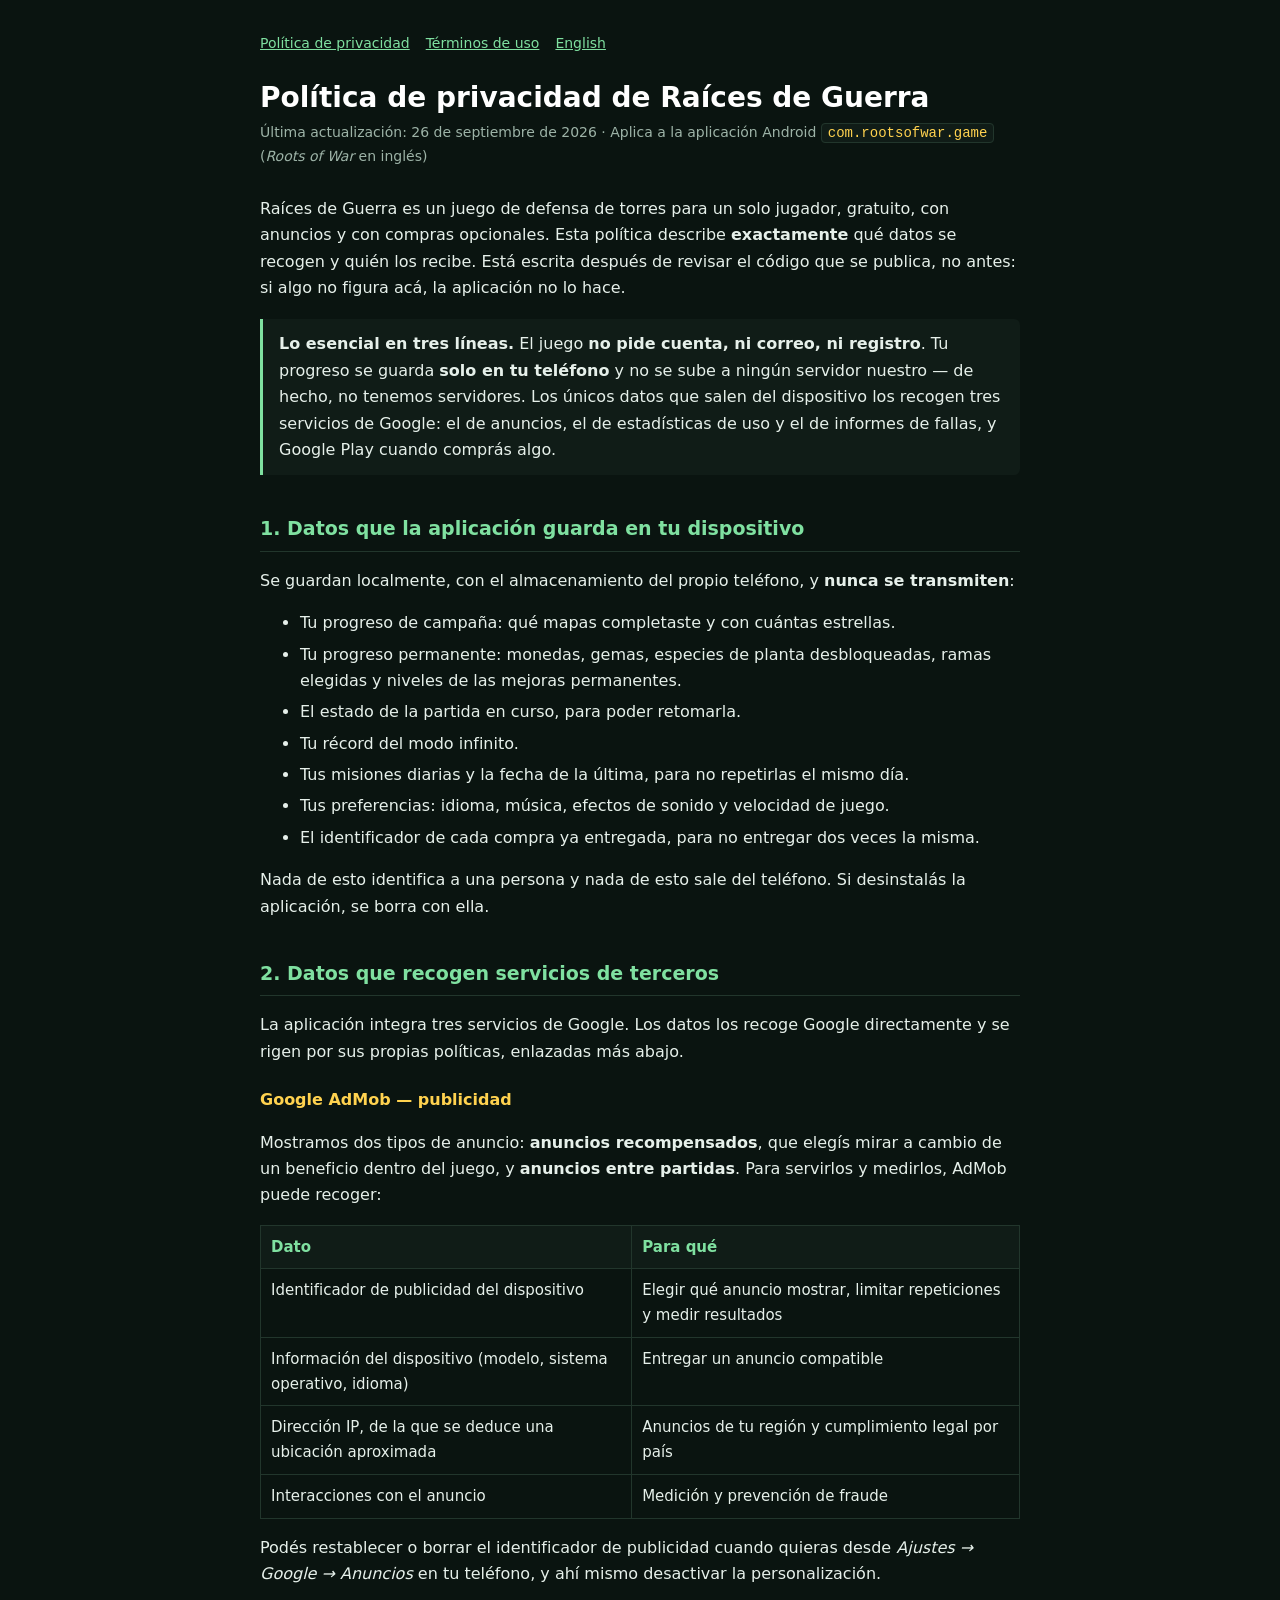
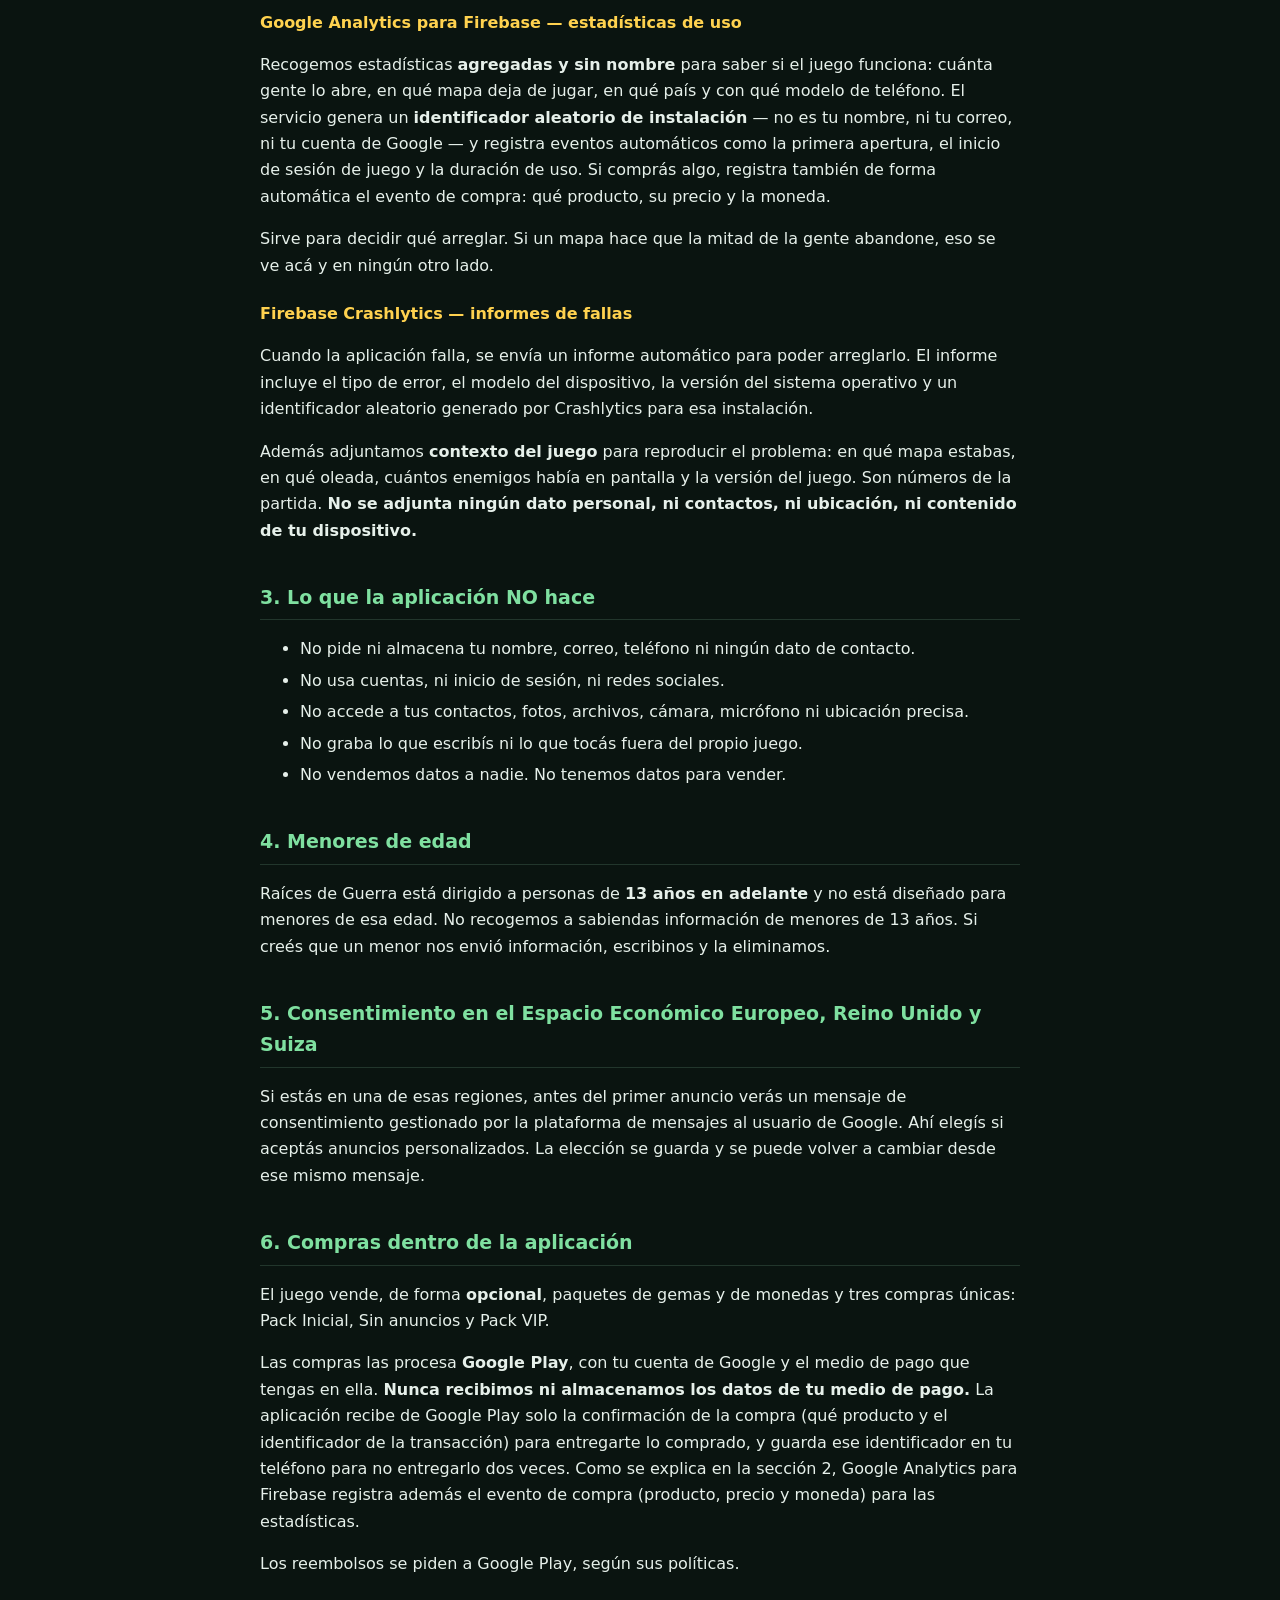
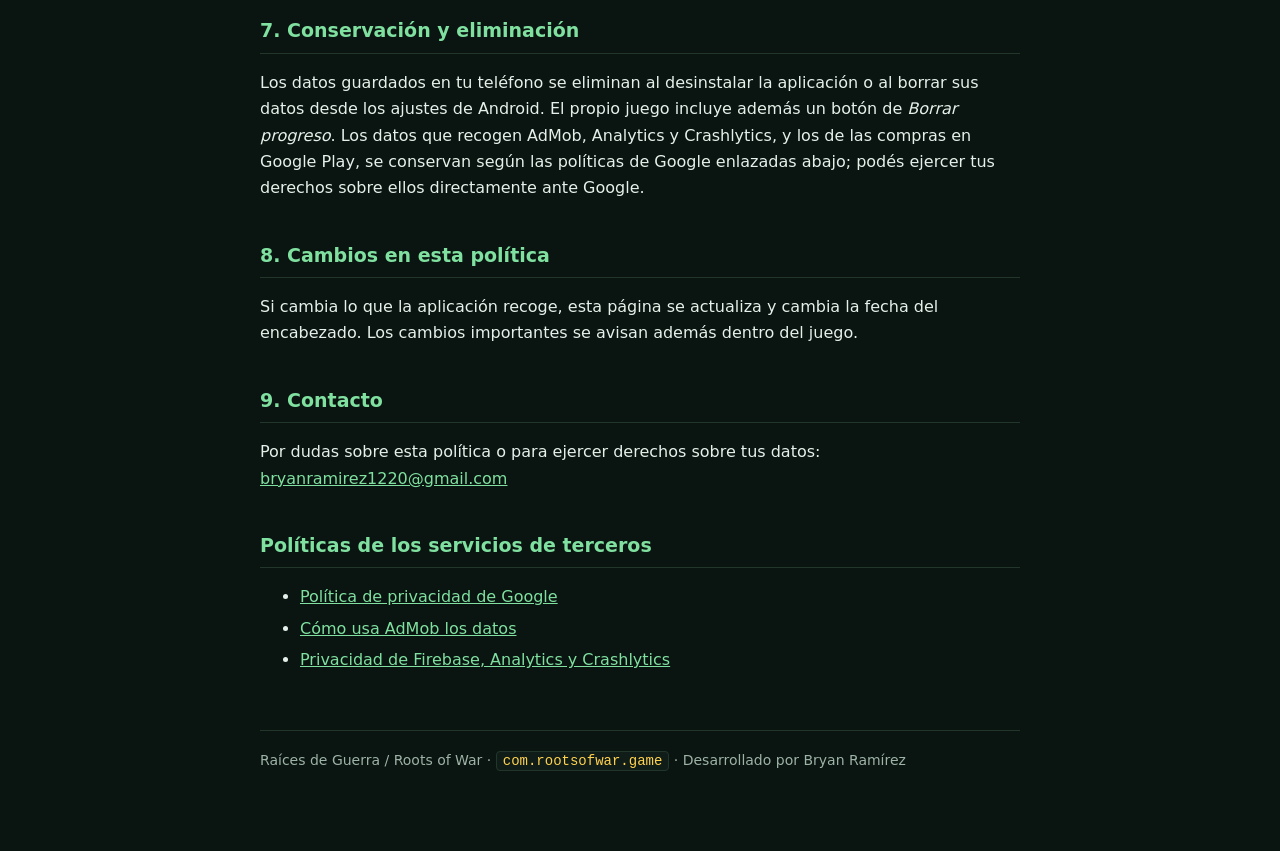
<file: index.html>
<!DOCTYPE html>
<html lang="es-419">
<head>
<meta charset="utf-8">
<meta name="viewport" content="width=device-width,initial-scale=1">
<title>Política de privacidad — Raíces de Guerra</title>
<link rel="stylesheet" href="estilo.css">
</head>
<body>
<main>

<nav>
  <a href="./">Política de privacidad</a>
  <a href="terminos.html">Términos de uso</a>
  <a href="privacy.html">English</a>
</nav>

<h1>Política de privacidad de Raíces de Guerra</h1>
<p class="sub">Última actualización: 26 de septiembre de 2026 · Aplica a la aplicación Android
<code>com.rootsofwar.game</code> (<em>Roots of War</em> en inglés)</p>

<p>Raíces de Guerra es un juego de defensa de torres para un solo jugador, gratuito, con
anuncios y con compras opcionales. Esta política describe <strong>exactamente</strong> qué datos se recogen y quién los
recibe. Está escrita después de revisar el código que se publica, no antes: si algo no figura
acá, la aplicación no lo hace.</p>

<div class="nota">
<strong>Lo esencial en tres líneas.</strong> El juego <strong>no pide cuenta, ni correo, ni
registro</strong>. Tu progreso se guarda <strong>solo en tu teléfono</strong> y no se sube a ningún
servidor nuestro — de hecho, no tenemos servidores. Los únicos datos que salen del dispositivo
los recogen tres servicios de Google: el de anuncios, el de estadísticas de uso y el de informes
de fallas, y Google Play cuando comprás algo.
</div>

<h2>1. Datos que la aplicación guarda en tu dispositivo</h2>

<p>Se guardan localmente, con el almacenamiento del propio teléfono, y <strong>nunca se
transmiten</strong>:</p>

<ul>
  <li>Tu progreso de campaña: qué mapas completaste y con cuántas estrellas.</li>
  <li>Tu progreso permanente: monedas, gemas, especies de planta desbloqueadas, ramas elegidas
      y niveles de las mejoras permanentes.</li>
  <li>El estado de la partida en curso, para poder retomarla.</li>
  <li>Tu récord del modo infinito.</li>
  <li>Tus misiones diarias y la fecha de la última, para no repetirlas el mismo día.</li>
  <li>Tus preferencias: idioma, música, efectos de sonido y velocidad de juego.</li>
  <li>El identificador de cada compra ya entregada, para no entregar dos veces la misma.</li>
</ul>

<p>Nada de esto identifica a una persona y nada de esto sale del teléfono. Si desinstalás la
aplicación, se borra con ella.</p>

<h2>2. Datos que recogen servicios de terceros</h2>

<p>La aplicación integra tres servicios de Google. Los datos los recoge Google directamente y se
rigen por sus propias políticas, enlazadas más abajo.</p>

<h3>Google AdMob — publicidad</h3>

<p>Mostramos dos tipos de anuncio: <strong>anuncios recompensados</strong>, que elegís mirar a
cambio de un beneficio dentro del juego, y <strong>anuncios entre partidas</strong>. Para servirlos
y medirlos, AdMob puede recoger:</p>

<table>
  <tr><th>Dato</th><th>Para qué</th></tr>
  <tr><td>Identificador de publicidad del dispositivo</td><td>Elegir qué anuncio mostrar, limitar repeticiones y medir resultados</td></tr>
  <tr><td>Información del dispositivo (modelo, sistema operativo, idioma)</td><td>Entregar un anuncio compatible</td></tr>
  <tr><td>Dirección IP, de la que se deduce una ubicación aproximada</td><td>Anuncios de tu región y cumplimiento legal por país</td></tr>
  <tr><td>Interacciones con el anuncio</td><td>Medición y prevención de fraude</td></tr>
</table>

<p>Podés restablecer o borrar el identificador de publicidad cuando quieras desde
<em>Ajustes → Google → Anuncios</em> en tu teléfono, y ahí mismo desactivar la personalización.</p>

<h3>Google Analytics para Firebase — estadísticas de uso</h3>

<p>Recogemos estadísticas <strong>agregadas y sin nombre</strong> para saber si el juego funciona:
cuánta gente lo abre, en qué mapa deja de jugar, en qué país y con qué modelo de teléfono. El
servicio genera un <strong>identificador aleatorio de instalación</strong> — no es tu nombre, ni tu
correo, ni tu cuenta de Google — y registra eventos automáticos como la primera apertura, el
inicio de sesión de juego y la duración de uso. Si comprás algo, registra también de forma
automática el evento de compra: qué producto, su precio y la moneda.</p>

<p>Sirve para decidir qué arreglar. Si un mapa hace que la mitad de la gente abandone, eso se ve
acá y en ningún otro lado.</p>

<h3>Firebase Crashlytics — informes de fallas</h3>

<p>Cuando la aplicación falla, se envía un informe automático para poder arreglarlo. El informe
incluye el tipo de error, el modelo del dispositivo, la versión del sistema operativo y un
identificador aleatorio generado por Crashlytics para esa instalación.</p>

<p>Además adjuntamos <strong>contexto del juego</strong> para reproducir el problema: en qué mapa
estabas, en qué oleada, cuántos enemigos había en pantalla y la versión del juego. Son números
de la partida. <strong>No se adjunta ningún dato personal, ni contactos, ni ubicación, ni
contenido de tu dispositivo.</strong></p>

<h2>3. Lo que la aplicación NO hace</h2>

<ul>
  <li>No pide ni almacena tu nombre, correo, teléfono ni ningún dato de contacto.</li>
  <li>No usa cuentas, ni inicio de sesión, ni redes sociales.</li>
  <li>No accede a tus contactos, fotos, archivos, cámara, micrófono ni ubicación precisa.</li>
  <li>No graba lo que escribís ni lo que tocás fuera del propio juego.</li>
  <li>No vendemos datos a nadie. No tenemos datos para vender.</li>
</ul>

<h2>4. Menores de edad</h2>

<p>Raíces de Guerra está dirigido a personas de <strong>13 años en adelante</strong> y no está
diseñado para menores de esa edad. No recogemos a sabiendas información de menores de 13 años. Si
creés que un menor nos envió información, escribinos y la eliminamos.</p>

<h2>5. Consentimiento en el Espacio Económico Europeo, Reino Unido y Suiza</h2>

<p>Si estás en una de esas regiones, antes del primer anuncio verás un mensaje de consentimiento
gestionado por la plataforma de mensajes al usuario de Google. Ahí elegís si aceptás anuncios
personalizados. La elección se guarda y se puede volver a cambiar desde ese mismo mensaje.</p>

<h2>6. Compras dentro de la aplicación</h2>

<p>El juego vende, de forma <strong>opcional</strong>, paquetes de gemas y de monedas y tres compras
únicas: Pack Inicial, Sin anuncios y Pack VIP.</p>

<p>Las compras las procesa <strong>Google Play</strong>, con tu cuenta de Google y el medio de pago
que tengas en ella. <strong>Nunca recibimos ni almacenamos los datos de tu medio de pago.</strong> La
aplicación recibe de Google Play solo la confirmación de la compra (qué producto y el
identificador de la transacción) para entregarte lo comprado, y guarda ese identificador en tu
teléfono para no entregarlo dos veces. Como se explica en la sección 2, Google Analytics para
Firebase registra además el evento de compra (producto, precio y moneda) para las estadísticas.</p>

<p>Los reembolsos se piden a Google Play, según sus políticas.</p>

<h2>7. Conservación y eliminación</h2>

<p>Los datos guardados en tu teléfono se eliminan al desinstalar la aplicación o al borrar sus
datos desde los ajustes de Android. El propio juego incluye además un botón de
<em>Borrar progreso</em>. Los datos que recogen AdMob, Analytics y Crashlytics, y los de las compras en
Google Play, se conservan según las políticas de Google enlazadas abajo; podés ejercer tus derechos sobre ellos directamente ante
Google.</p>

<h2>8. Cambios en esta política</h2>

<p>Si cambia lo que la aplicación recoge, esta página se actualiza y cambia la fecha del
encabezado. Los cambios importantes se avisan además dentro del juego.</p>

<h2>9. Contacto</h2>

<p>Por dudas sobre esta política o para ejercer derechos sobre tus datos:
<a href="mailto:bryanramirez1220@gmail.com">bryanramirez1220@gmail.com</a></p>

<h2>Políticas de los servicios de terceros</h2>

<ul>
  <li><a href="https://policies.google.com/privacy" rel="noopener">Política de privacidad de Google</a></li>
  <li><a href="https://support.google.com/admob/answer/6128543" rel="noopener">Cómo usa AdMob los datos</a></li>
  <li><a href="https://firebase.google.com/support/privacy" rel="noopener">Privacidad de Firebase, Analytics y Crashlytics</a></li>
</ul>

<footer>
Raíces de Guerra / Roots of War · <code>com.rootsofwar.game</code> · Desarrollado por Bryan Ramírez
</footer>

</main>
</body>
</html>
</file>
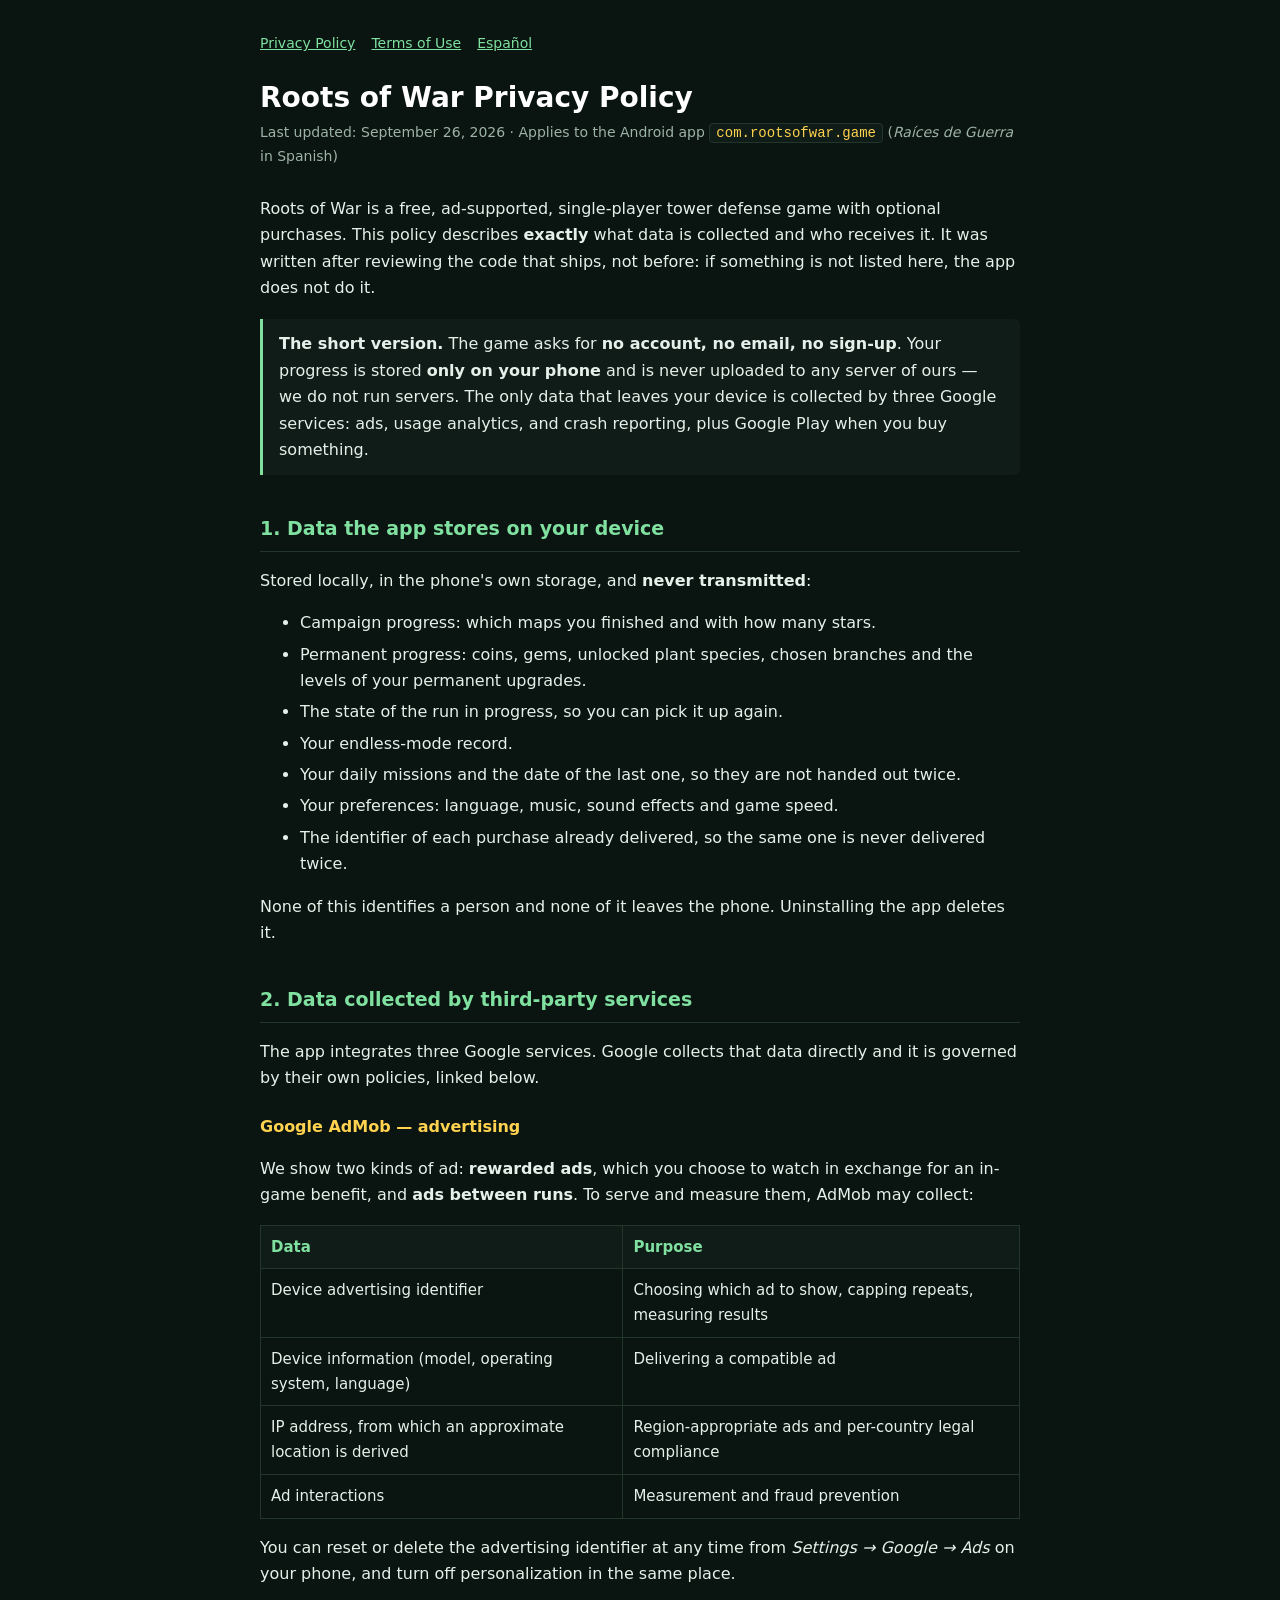
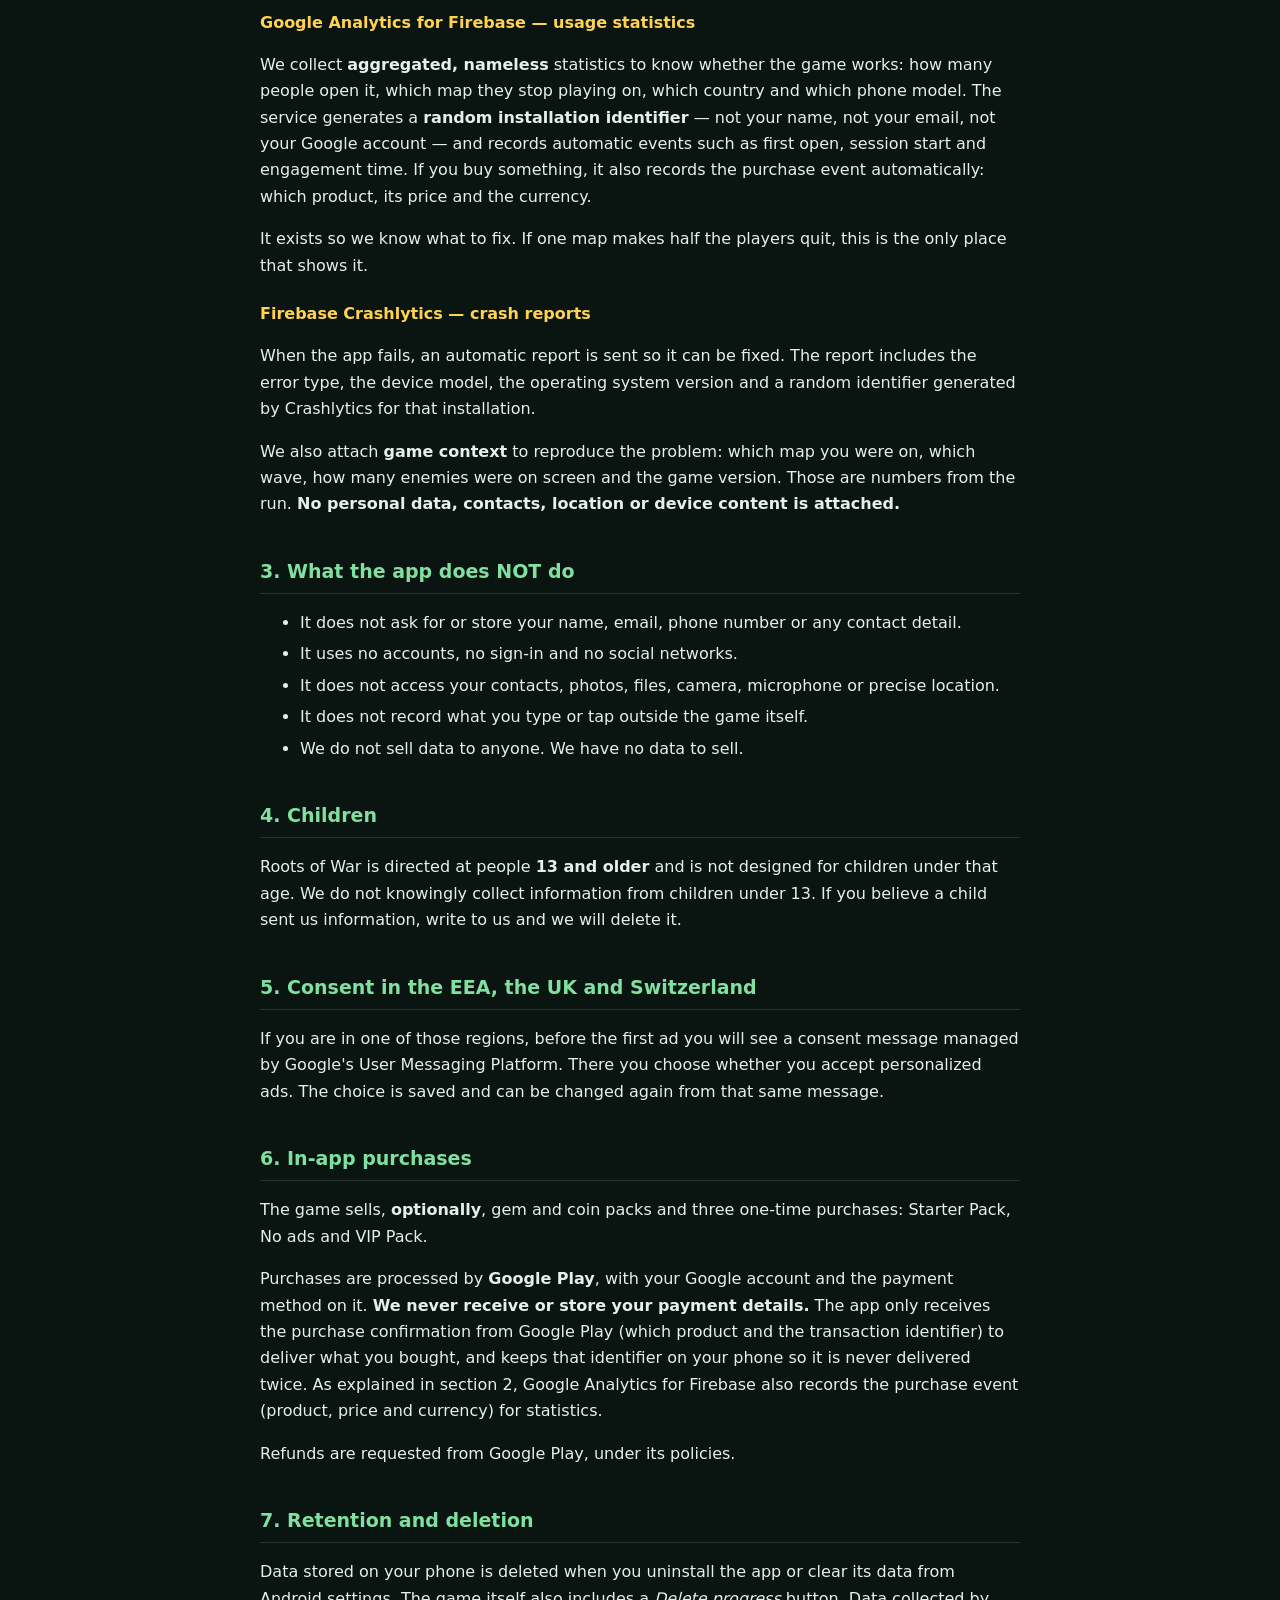
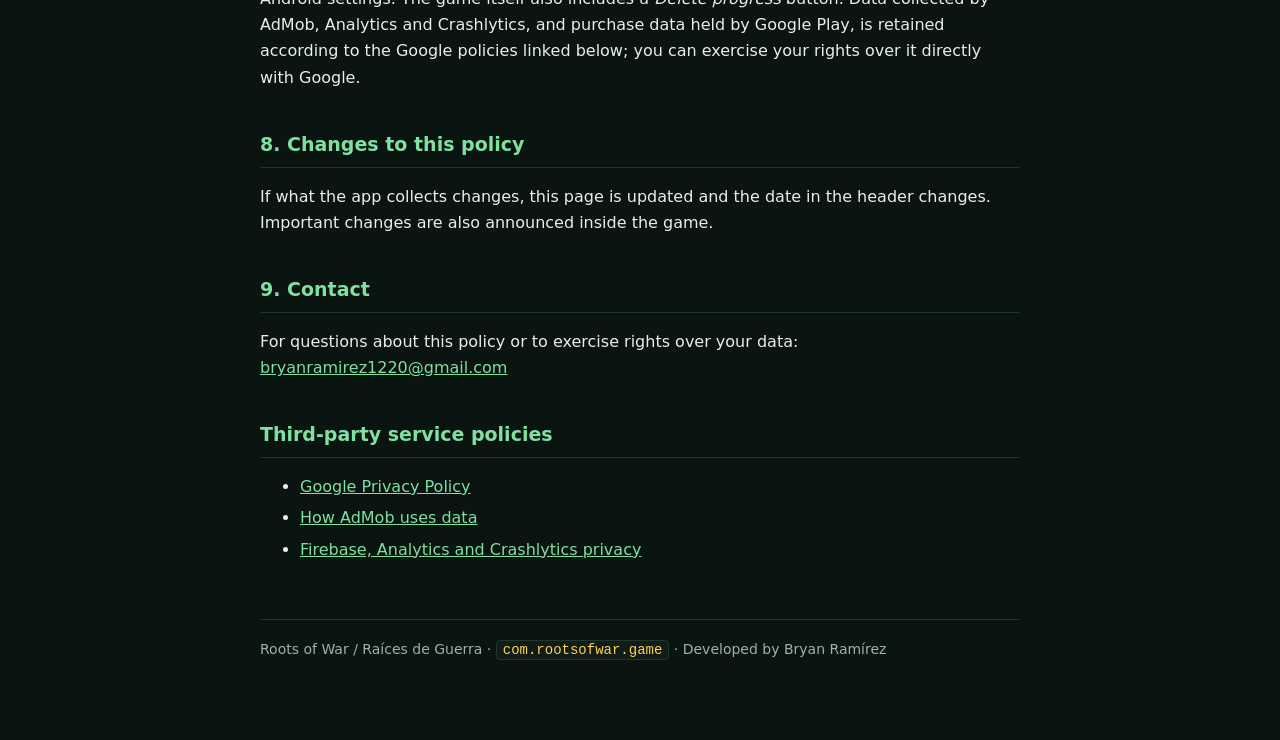
<file: privacy.html>
<!DOCTYPE html>
<html lang="en">
<head>
<meta charset="utf-8">
<meta name="viewport" content="width=device-width,initial-scale=1">
<title>Privacy Policy — Roots of War</title>
<link rel="stylesheet" href="estilo.css">
</head>
<body>
<main>

<nav>
  <a href="privacy.html">Privacy Policy</a>
  <a href="terms.html">Terms of Use</a>
  <a href="./">Español</a>
</nav>

<h1>Roots of War Privacy Policy</h1>
<p class="sub">Last updated: September 26, 2026 · Applies to the Android app
<code>com.rootsofwar.game</code> (<em>Raíces de Guerra</em> in Spanish)</p>

<p>Roots of War is a free, ad-supported, single-player tower defense game with optional purchases. This policy describes
<strong>exactly</strong> what data is collected and who receives it. It was written after reviewing
the code that ships, not before: if something is not listed here, the app does not do it.</p>

<div class="nota">
<strong>The short version.</strong> The game asks for <strong>no account, no email, no
sign-up</strong>. Your progress is stored <strong>only on your phone</strong> and is never uploaded
to any server of ours — we do not run servers. The only data that leaves your device is collected
by three Google services: ads, usage analytics, and crash reporting, plus Google Play when you buy something.
</div>

<h2>1. Data the app stores on your device</h2>

<p>Stored locally, in the phone's own storage, and <strong>never transmitted</strong>:</p>

<ul>
  <li>Campaign progress: which maps you finished and with how many stars.</li>
  <li>Permanent progress: coins, gems, unlocked plant species, chosen branches and the levels of
      your permanent upgrades.</li>
  <li>The state of the run in progress, so you can pick it up again.</li>
  <li>Your endless-mode record.</li>
  <li>Your daily missions and the date of the last one, so they are not handed out twice.</li>
  <li>Your preferences: language, music, sound effects and game speed.</li>
  <li>The identifier of each purchase already delivered, so the same one is never delivered twice.</li>
</ul>

<p>None of this identifies a person and none of it leaves the phone. Uninstalling the app deletes
it.</p>

<h2>2. Data collected by third-party services</h2>

<p>The app integrates three Google services. Google collects that data directly and it is governed
by their own policies, linked below.</p>

<h3>Google AdMob — advertising</h3>

<p>We show two kinds of ad: <strong>rewarded ads</strong>, which you choose to watch in exchange
for an in-game benefit, and <strong>ads between runs</strong>. To serve and measure them, AdMob may
collect:</p>

<table>
  <tr><th>Data</th><th>Purpose</th></tr>
  <tr><td>Device advertising identifier</td><td>Choosing which ad to show, capping repeats, measuring results</td></tr>
  <tr><td>Device information (model, operating system, language)</td><td>Delivering a compatible ad</td></tr>
  <tr><td>IP address, from which an approximate location is derived</td><td>Region-appropriate ads and per-country legal compliance</td></tr>
  <tr><td>Ad interactions</td><td>Measurement and fraud prevention</td></tr>
</table>

<p>You can reset or delete the advertising identifier at any time from
<em>Settings → Google → Ads</em> on your phone, and turn off personalization in the same place.</p>

<h3>Google Analytics for Firebase — usage statistics</h3>

<p>We collect <strong>aggregated, nameless</strong> statistics to know whether the game works: how
many people open it, which map they stop playing on, which country and which phone model. The
service generates a <strong>random installation identifier</strong> — not your name, not your
email, not your Google account — and records automatic events such as first open, session start
and engagement time. If you buy something, it also records the purchase event automatically:
which product, its price and the currency.</p>

<p>It exists so we know what to fix. If one map makes half the players quit, this is the only
place that shows it.</p>

<h3>Firebase Crashlytics — crash reports</h3>

<p>When the app fails, an automatic report is sent so it can be fixed. The report includes the
error type, the device model, the operating system version and a random identifier generated by
Crashlytics for that installation.</p>

<p>We also attach <strong>game context</strong> to reproduce the problem: which map you were on,
which wave, how many enemies were on screen and the game version. Those are numbers from the run.
<strong>No personal data, contacts, location or device content is attached.</strong></p>

<h2>3. What the app does NOT do</h2>

<ul>
  <li>It does not ask for or store your name, email, phone number or any contact detail.</li>
  <li>It uses no accounts, no sign-in and no social networks.</li>
  <li>It does not access your contacts, photos, files, camera, microphone or precise location.</li>
  <li>It does not record what you type or tap outside the game itself.</li>
  <li>We do not sell data to anyone. We have no data to sell.</li>
</ul>

<h2>4. Children</h2>

<p>Roots of War is directed at people <strong>13 and older</strong> and is not designed for
children under that age. We do not knowingly collect information from children under 13. If you
believe a child sent us information, write to us and we will delete it.</p>

<h2>5. Consent in the EEA, the UK and Switzerland</h2>

<p>If you are in one of those regions, before the first ad you will see a consent message managed
by Google's User Messaging Platform. There you choose whether you accept personalized ads. The
choice is saved and can be changed again from that same message.</p>

<h2>6. In-app purchases</h2>

<p>The game sells, <strong>optionally</strong>, gem and coin packs and three one-time purchases:
Starter Pack, No ads and VIP Pack.</p>

<p>Purchases are processed by <strong>Google Play</strong>, with your Google account and the payment
method on it. <strong>We never receive or store your payment details.</strong> The app only receives
the purchase confirmation from Google Play (which product and the transaction identifier) to
deliver what you bought, and keeps that identifier on your phone so it is never delivered twice.
As explained in section 2, Google Analytics for Firebase also records the purchase event
(product, price and currency) for statistics.</p>

<p>Refunds are requested from Google Play, under its policies.</p>

<h2>7. Retention and deletion</h2>

<p>Data stored on your phone is deleted when you uninstall the app or clear its data from Android
settings. The game itself also includes a <em>Delete progress</em> button. Data collected by AdMob,
Analytics and Crashlytics, and purchase data held by Google Play, is retained according to the Google policies linked below; you can
exercise your rights over it directly with Google.</p>

<h2>8. Changes to this policy</h2>

<p>If what the app collects changes, this page is updated and the date in the header changes.
Important changes are also announced inside the game.</p>

<h2>9. Contact</h2>

<p>For questions about this policy or to exercise rights over your data:
<a href="mailto:bryanramirez1220@gmail.com">bryanramirez1220@gmail.com</a></p>

<h2>Third-party service policies</h2>

<ul>
  <li><a href="https://policies.google.com/privacy" rel="noopener">Google Privacy Policy</a></li>
  <li><a href="https://support.google.com/admob/answer/6128543" rel="noopener">How AdMob uses data</a></li>
  <li><a href="https://firebase.google.com/support/privacy" rel="noopener">Firebase, Analytics and Crashlytics privacy</a></li>
</ul>

<footer>
Roots of War / Raíces de Guerra · <code>com.rootsofwar.game</code> · Developed by Bryan Ramírez
</footer>

</main>
</body>
</html>
</file>
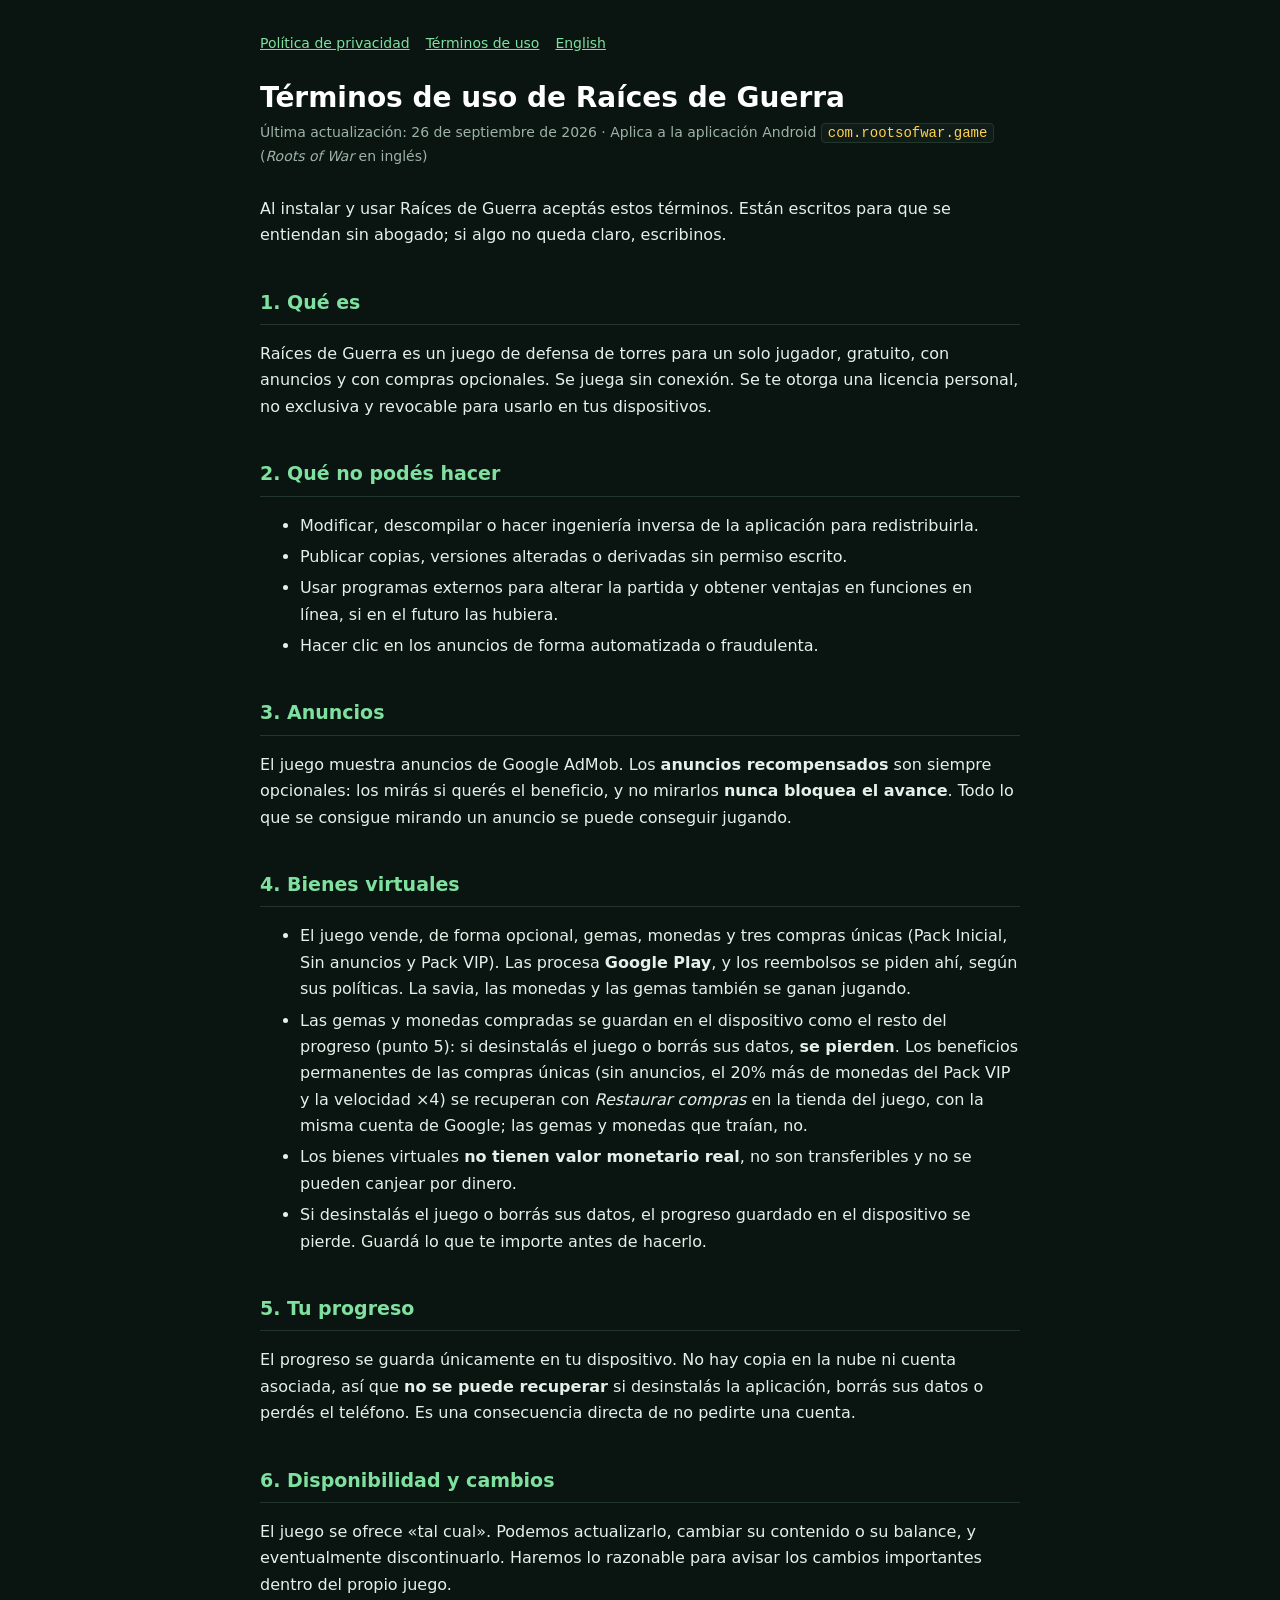
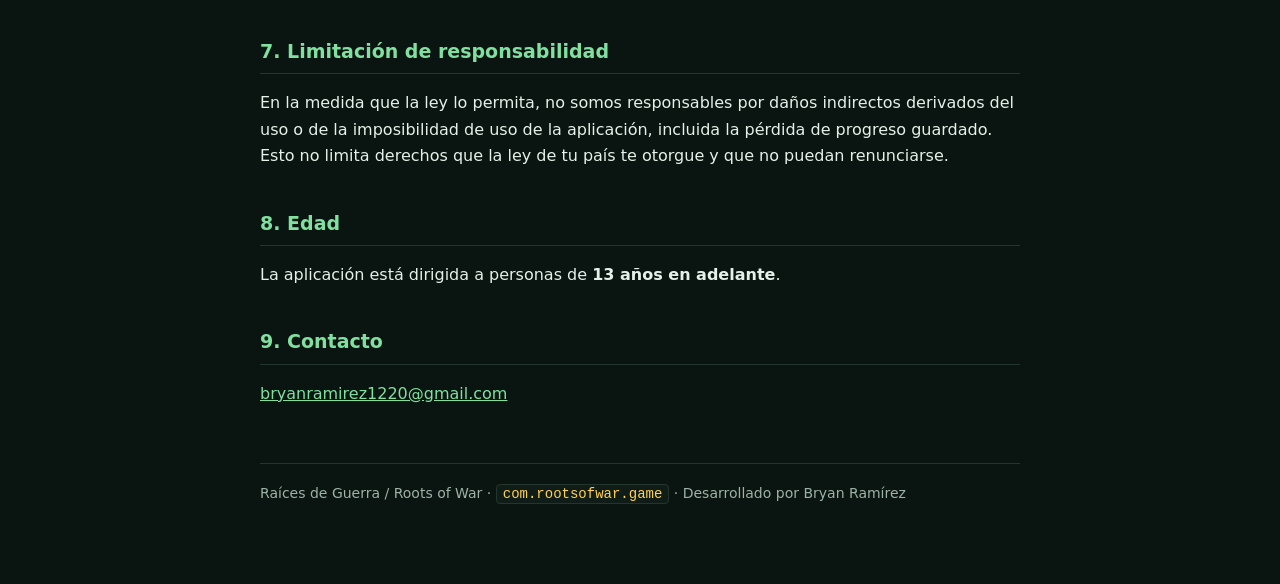
<file: terminos.html>
<!DOCTYPE html>
<html lang="es-419">
<head>
<meta charset="utf-8">
<meta name="viewport" content="width=device-width,initial-scale=1">
<title>Términos de uso — Raíces de Guerra</title>
<link rel="stylesheet" href="estilo.css">
</head>
<body>
<main>

<nav>
  <a href="./">Política de privacidad</a>
  <a href="terminos.html">Términos de uso</a>
  <a href="terms.html">English</a>
</nav>

<h1>Términos de uso de Raíces de Guerra</h1>
<p class="sub">Última actualización: 26 de septiembre de 2026 · Aplica a la aplicación Android
<code>com.rootsofwar.game</code> (<em>Roots of War</em> en inglés)</p>

<p>Al instalar y usar Raíces de Guerra aceptás estos términos. Están escritos para que se
entiendan sin abogado; si algo no queda claro, escribinos.</p>

<h2>1. Qué es</h2>

<p>Raíces de Guerra es un juego de defensa de torres para un solo jugador, gratuito, con
anuncios y con compras opcionales. Se juega sin conexión. Se te otorga una licencia personal, no exclusiva y revocable
para usarlo en tus dispositivos.</p>

<h2>2. Qué no podés hacer</h2>

<ul>
  <li>Modificar, descompilar o hacer ingeniería inversa de la aplicación para redistribuirla.</li>
  <li>Publicar copias, versiones alteradas o derivadas sin permiso escrito.</li>
  <li>Usar programas externos para alterar la partida y obtener ventajas en funciones en línea,
      si en el futuro las hubiera.</li>
  <li>Hacer clic en los anuncios de forma automatizada o fraudulenta.</li>
</ul>

<h2>3. Anuncios</h2>

<p>El juego muestra anuncios de Google AdMob. Los <strong>anuncios recompensados</strong> son
siempre opcionales: los mirás si querés el beneficio, y no mirarlos <strong>nunca bloquea el
avance</strong>. Todo lo que se consigue mirando un anuncio se puede conseguir jugando.</p>

<h2>4. Bienes virtuales</h2>

<ul>
  <li>El juego vende, de forma opcional, gemas, monedas y tres compras únicas (Pack Inicial, Sin
      anuncios y Pack VIP). Las procesa <strong>Google Play</strong>, y los reembolsos se piden ahí,
      según sus políticas. La savia, las monedas y las gemas también se ganan jugando.</li>
  <li>Las gemas y monedas compradas se guardan en el dispositivo como el resto del progreso (punto
      5): si desinstalás el juego o borrás sus datos, <strong>se pierden</strong>. Los beneficios
      permanentes de las compras únicas (sin anuncios, el 20% más de monedas del Pack VIP y la
      velocidad ×4) se recuperan con <em>Restaurar compras</em> en la tienda del juego, con la misma
      cuenta de Google; las gemas y monedas que traían, no.</li>
  <li>Los bienes virtuales <strong>no tienen valor monetario real</strong>, no son transferibles y
      no se pueden canjear por dinero.</li>
  <li>Si desinstalás el juego o borrás sus datos, el progreso guardado en el dispositivo se
      pierde. Guardá lo que te importe antes de hacerlo.</li>
</ul>

<h2>5. Tu progreso</h2>

<p>El progreso se guarda únicamente en tu dispositivo. No hay copia en la nube ni cuenta
asociada, así que <strong>no se puede recuperar</strong> si desinstalás la aplicación, borrás sus
datos o perdés el teléfono. Es una consecuencia directa de no pedirte una cuenta.</p>

<h2>6. Disponibilidad y cambios</h2>

<p>El juego se ofrece «tal cual». Podemos actualizarlo, cambiar su contenido o su balance, y
eventualmente discontinuarlo. Haremos lo razonable para avisar los cambios importantes dentro del
propio juego.</p>

<h2>7. Limitación de responsabilidad</h2>

<p>En la medida que la ley lo permita, no somos responsables por daños indirectos derivados del
uso o de la imposibilidad de uso de la aplicación, incluida la pérdida de progreso guardado. Esto
no limita derechos que la ley de tu país te otorgue y que no puedan renunciarse.</p>

<h2>8. Edad</h2>

<p>La aplicación está dirigida a personas de <strong>13 años en adelante</strong>.</p>

<h2>9. Contacto</h2>

<p><a href="mailto:bryanramirez1220@gmail.com">bryanramirez1220@gmail.com</a></p>

<footer>
Raíces de Guerra / Roots of War · <code>com.rootsofwar.game</code> · Desarrollado por Bryan Ramírez
</footer>

</main>
</body>
</html>
</file>
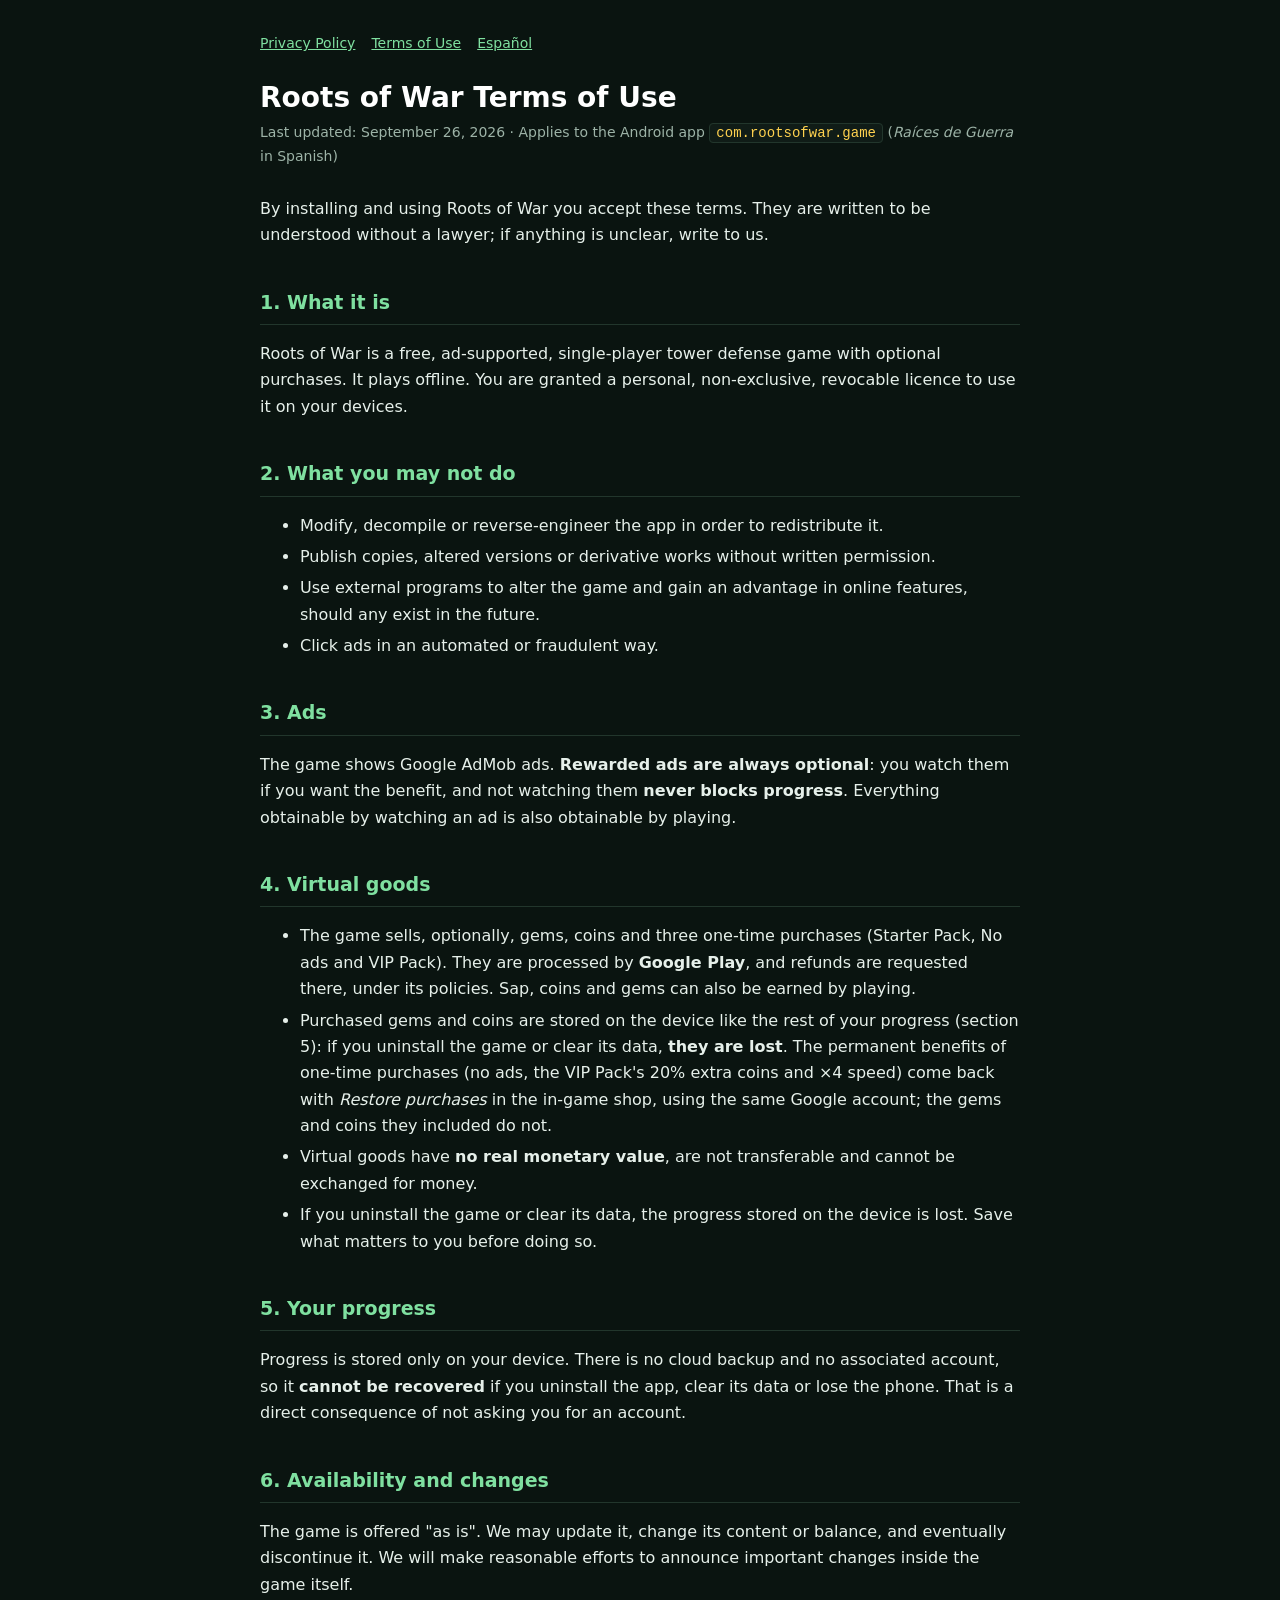
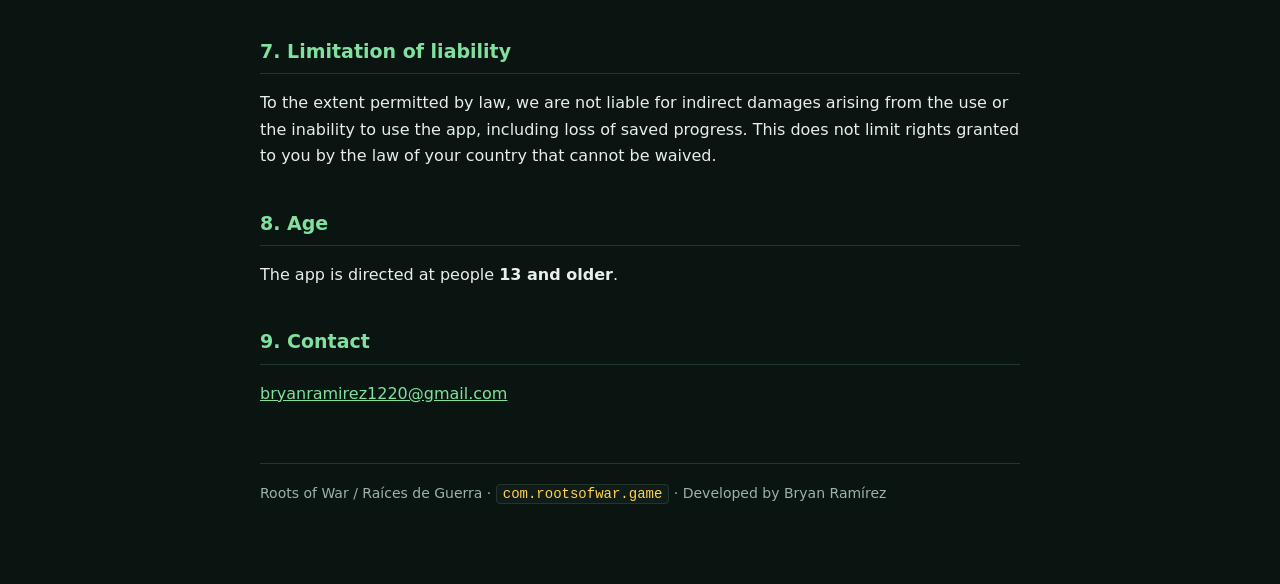
<file: terms.html>
<!DOCTYPE html>
<html lang="en">
<head>
<meta charset="utf-8">
<meta name="viewport" content="width=device-width,initial-scale=1">
<title>Terms of Use — Roots of War</title>
<link rel="stylesheet" href="estilo.css">
</head>
<body>
<main>

<nav>
  <a href="privacy.html">Privacy Policy</a>
  <a href="terms.html">Terms of Use</a>
  <a href="terminos.html">Español</a>
</nav>

<h1>Roots of War Terms of Use</h1>
<p class="sub">Last updated: September 26, 2026 · Applies to the Android app
<code>com.rootsofwar.game</code> (<em>Raíces de Guerra</em> in Spanish)</p>

<p>By installing and using Roots of War you accept these terms. They are written to be understood
without a lawyer; if anything is unclear, write to us.</p>

<h2>1. What it is</h2>

<p>Roots of War is a free, ad-supported, single-player tower defense game with optional purchases.
It plays offline. You
are granted a personal, non-exclusive, revocable licence to use it on your devices.</p>

<h2>2. What you may not do</h2>

<ul>
  <li>Modify, decompile or reverse-engineer the app in order to redistribute it.</li>
  <li>Publish copies, altered versions or derivative works without written permission.</li>
  <li>Use external programs to alter the game and gain an advantage in online features, should any
      exist in the future.</li>
  <li>Click ads in an automated or fraudulent way.</li>
</ul>

<h2>3. Ads</h2>

<p>The game shows Google AdMob ads. <strong>Rewarded ads are always optional</strong>: you watch
them if you want the benefit, and not watching them <strong>never blocks progress</strong>.
Everything obtainable by watching an ad is also obtainable by playing.</p>

<h2>4. Virtual goods</h2>

<ul>
  <li>The game sells, optionally, gems, coins and three one-time purchases (Starter Pack, No ads
      and VIP Pack). They are processed by <strong>Google Play</strong>, and refunds are requested
      there, under its policies. Sap, coins and gems can also be earned by playing.</li>
  <li>Purchased gems and coins are stored on the device like the rest of your progress (section
      5): if you uninstall the game or clear its data, <strong>they are lost</strong>. The permanent
      benefits of one-time purchases (no ads, the VIP Pack's 20% extra coins and ×4 speed) come
      back with <em>Restore purchases</em> in the in-game shop, using the same Google account; the
      gems and coins they included do not.</li>
  <li>Virtual goods have <strong>no real monetary value</strong>, are not transferable and cannot
      be exchanged for money.</li>
  <li>If you uninstall the game or clear its data, the progress stored on the device is lost. Save
      what matters to you before doing so.</li>
</ul>

<h2>5. Your progress</h2>

<p>Progress is stored only on your device. There is no cloud backup and no associated account, so
it <strong>cannot be recovered</strong> if you uninstall the app, clear its data or lose the phone.
That is a direct consequence of not asking you for an account.</p>

<h2>6. Availability and changes</h2>

<p>The game is offered "as is". We may update it, change its content or balance, and eventually
discontinue it. We will make reasonable efforts to announce important changes inside the game
itself.</p>

<h2>7. Limitation of liability</h2>

<p>To the extent permitted by law, we are not liable for indirect damages arising from the use or
the inability to use the app, including loss of saved progress. This does not limit rights granted
to you by the law of your country that cannot be waived.</p>

<h2>8. Age</h2>

<p>The app is directed at people <strong>13 and older</strong>.</p>

<h2>9. Contact</h2>

<p><a href="mailto:bryanramirez1220@gmail.com">bryanramirez1220@gmail.com</a></p>

<footer>
Roots of War / Raíces de Guerra · <code>com.rootsofwar.game</code> · Developed by Bryan Ramírez
</footer>

</main>
</body>
</html>
</file>
<file: estilo.css>
/* Paleta del juego: la savia sobre tierra húmeda. El fondo es el mismo
   #0a1410 que usa la app en el arranque, así que abrir la política desde el
   juego no da un salto de blanco a la cara. */
:root{
  --bg:#0a1410; --panel:#101c17; --line:#22362c;
  --tx:#e6f0ea; --dim:#9db3a7; --savia:#7fe0a0; --gold:#ffd24f;
}
*{box-sizing:border-box}
body{margin:0;background:var(--bg);color:var(--tx);
  font:16px/1.65 'Segoe UI',system-ui,-apple-system,sans-serif;
  padding:32px 18px 80px;}
main{max-width:760px;margin:0 auto}
h1{font-size:28px;line-height:1.2;margin:0 0 6px;color:#fff}
h2{font-size:19px;margin:38px 0 10px;color:var(--savia);
  border-bottom:1px solid var(--line);padding-bottom:6px}
h3{font-size:16px;margin:22px 0 6px;color:var(--gold)}
.sub{color:var(--dim);margin:0 0 28px;font-size:14px}
p,li{color:var(--tx)}
li{margin:5px 0}
code{background:var(--panel);border:1px solid var(--line);border-radius:4px;
  padding:1px 6px;font-size:14px;color:var(--gold)}
table{width:100%;border-collapse:collapse;margin:14px 0;font-size:15px}
th,td{text-align:left;padding:9px 10px;border:1px solid var(--line);vertical-align:top}
th{background:var(--panel);color:var(--savia);font-weight:600}
.nota{background:var(--panel);border-left:3px solid var(--savia);
  padding:12px 16px;border-radius:0 6px 6px 0;margin:18px 0}
a{color:var(--savia)}
footer{margin-top:56px;padding-top:18px;border-top:1px solid var(--line);
  color:var(--dim);font-size:14px}
nav{margin-bottom:26px;display:flex;flex-wrap:wrap;gap:16px}
nav a{font-size:14px}
</file>
